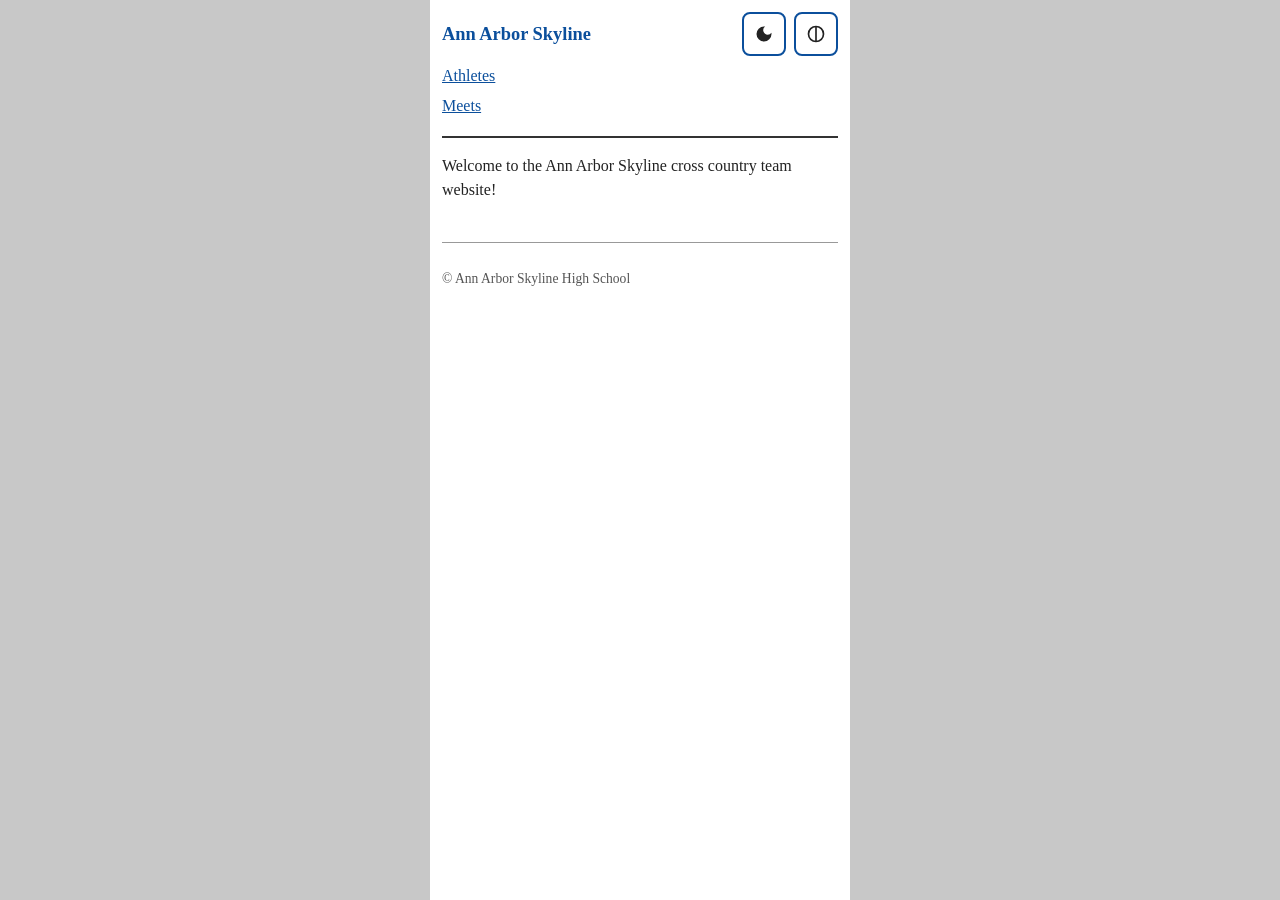
<file: index.html>
<!doctype html>
<html lang="en">
  <head>
    <meta charset="utf-8" />
    <meta name="viewport" content="width=device-width,initial-scale=1" />
    <title>Ann Arbor Skyline</title>
    <link rel="stylesheet" href="css/reset.css" />
    <link rel="stylesheet" href="css/style.css" />
  </head>

  <body>
    <div class="page">
      <header>
        <div class="header-top">
          <h1><a href="index.html">Ann Arbor Skyline</a></h1>

          <div class="header-icon-toggles" role="group" aria-label="Display options">
            <input type="checkbox" id="dark-mode-toggle" class="theme-toggle" />
            <label for="dark-mode-toggle" class="icon-toggle" title="Dark mode">
              <span class="sr-only">Dark mode</span>
              <svg xmlns="http://www.w3.org/2000/svg" width="20" height="20" viewBox="0 0 24 24" aria-hidden="true" focusable="false">
                <path fill="currentColor" d="M12 3a9 9 0 1 0 9 9c0-.46-.04-.92-.1-1.36a5.39 5.39 0 0 1-4.4 2.26 5.403 5.403 0 0 1-3.14-9.8c.44-.06.9-.1 1.36-.1z"/>
              </svg>
            </label>
            <input type="checkbox" id="contrast-toggle" class="theme-toggle" />
            <label for="contrast-toggle" class="icon-toggle" title="High contrast">
              <span class="sr-only">High contrast</span>
              <svg xmlns="http://www.w3.org/2000/svg" width="20" height="20" viewBox="0 0 24 24" fill="none" aria-hidden="true" focusable="false">
                <circle cx="12" cy="12" r="9" stroke="currentColor" stroke-width="2"/>
                <line x1="12" y1="3" x2="12" y2="21" stroke="currentColor" stroke-width="2"/>
              </svg>
            </label>
          </div>
        </div>

        <nav aria-label="Primary navigation">
          <ul>
            <li><a href="mainAthletes.html">Athletes</a></li>
            <li><a href="mainMeets.html">Meets</a></li>
          </ul>
        </nav>
      </header>

      <main>
        <p>Welcome to the Ann Arbor Skyline cross country team website!</p>
      </main>

      <footer>
        <p>&copy; Ann Arbor Skyline High School</p>
      </footer>
    </div>
  </body>
</html>
</file>
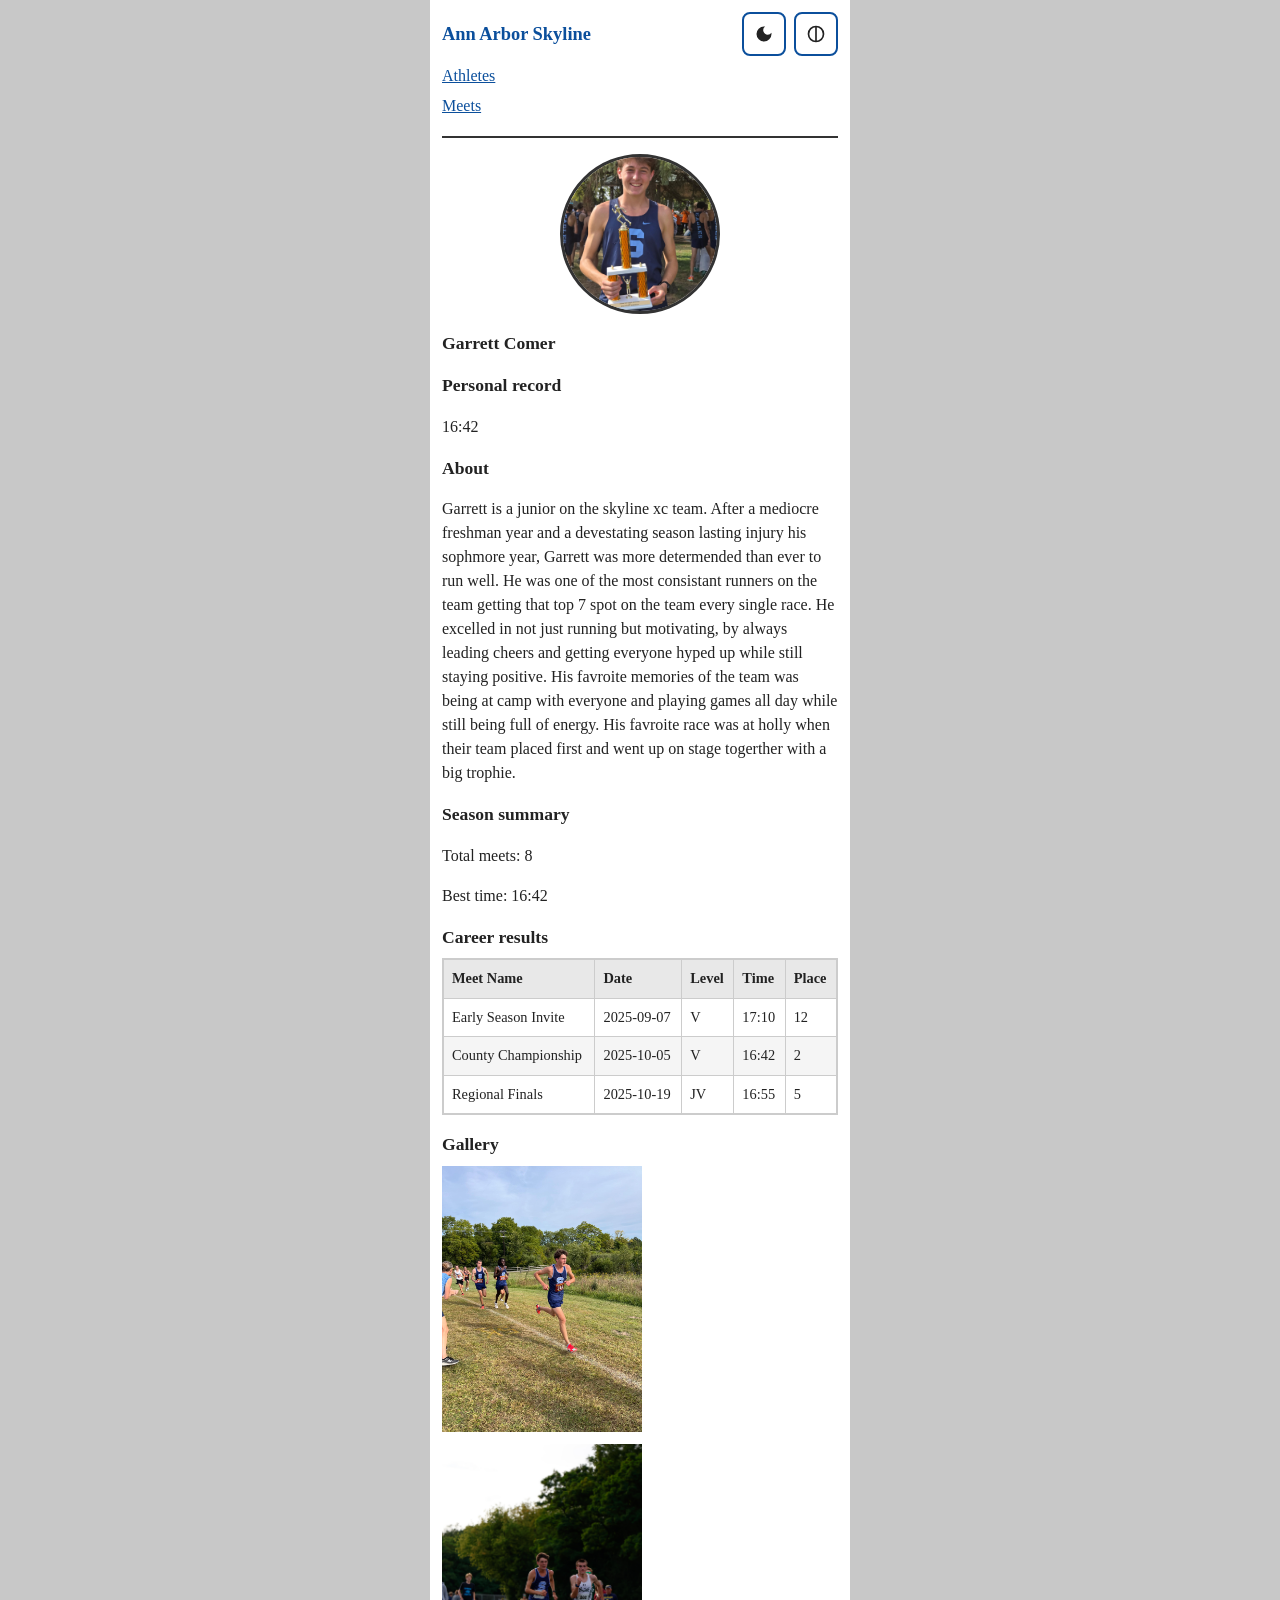
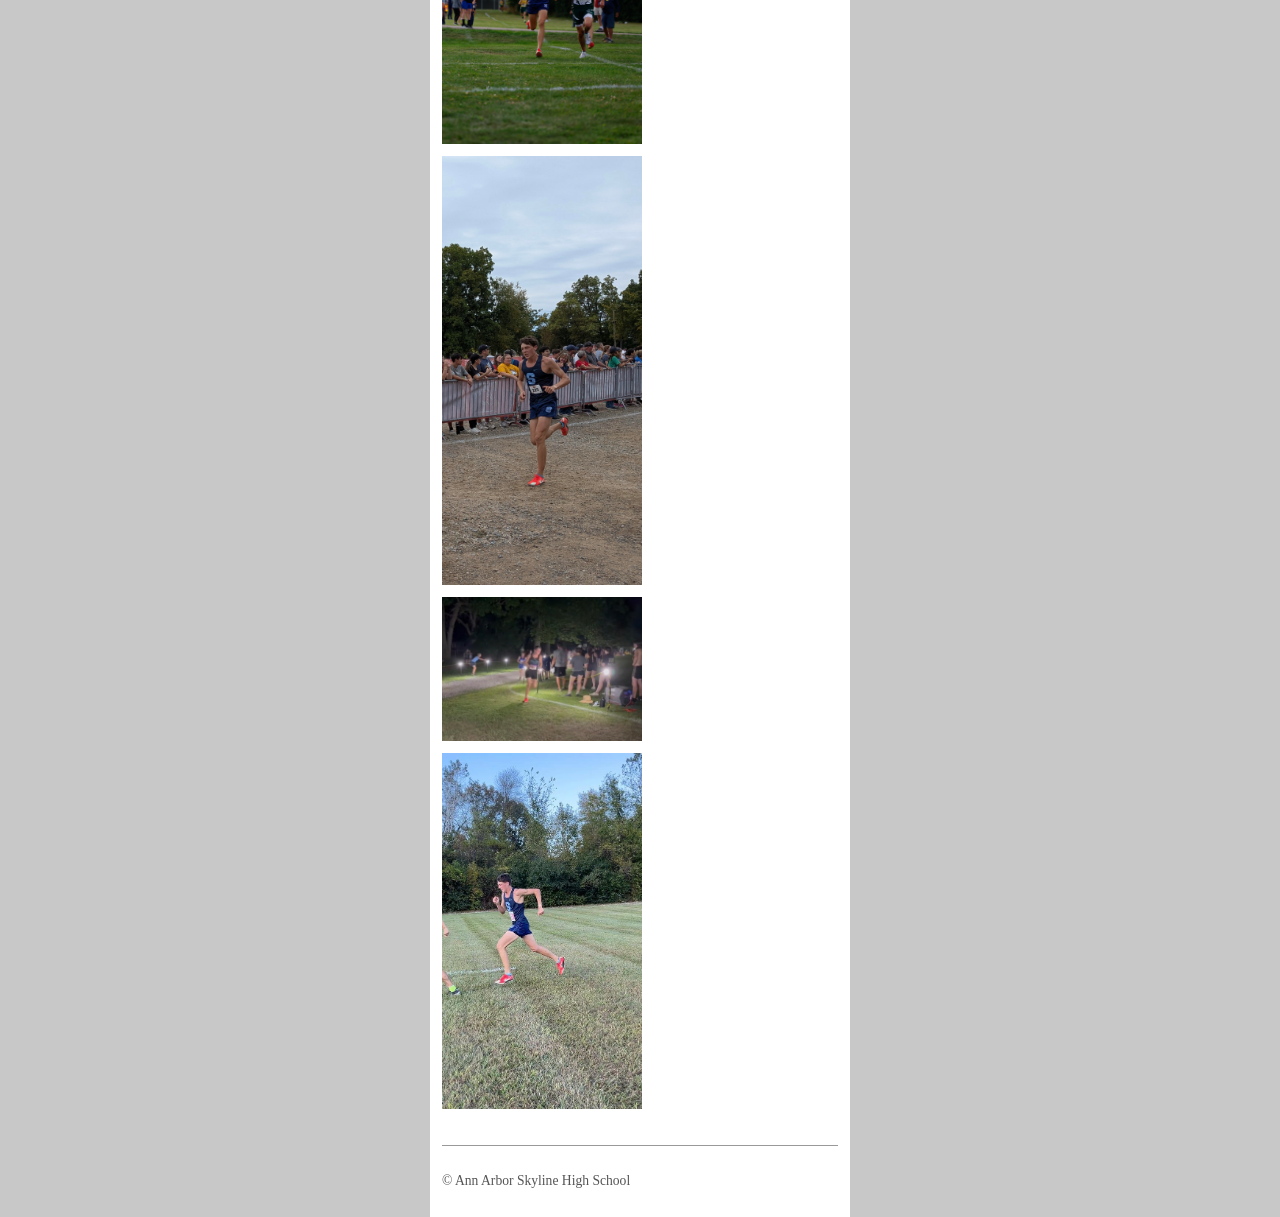
<file: athlete.html>
<!doctype html>
<html lang="en">
  <head>
    <meta charset="utf-8" />
    <meta name="viewport" content="width=device-width,initial-scale=1" />
    <title>Ann Arbor Skyline — Garrett Comer</title>
    <link rel="stylesheet" href="css/reset.css" />
    <link rel="stylesheet" href="css/style.css" />
  </head>

  <body>
    <div class="page">
      <header>
        <div class="header-top">
          <h1><a href="index.html">Ann Arbor Skyline</a></h1>

          <div class="header-icon-toggles" role="group" aria-label="Display options">
            <input type="checkbox" id="dark-mode-toggle" class="theme-toggle" />
            <label for="dark-mode-toggle" class="icon-toggle" title="Dark mode">
              <span class="sr-only">Dark mode</span>
              <svg xmlns="http://www.w3.org/2000/svg" width="20" height="20" viewBox="0 0 24 24" aria-hidden="true" focusable="false">
                <path fill="currentColor" d="M12 3a9 9 0 1 0 9 9c0-.46-.04-.92-.1-1.36a5.39 5.39 0 0 1-4.4 2.26 5.403 5.403 0 0 1-3.14-9.8c.44-.06.9-.1 1.36-.1z"/>
              </svg>
            </label>
            <input type="checkbox" id="contrast-toggle" class="theme-toggle" />
            <label for="contrast-toggle" class="icon-toggle" title="High contrast">
              <span class="sr-only">High contrast</span>
              <svg xmlns="http://www.w3.org/2000/svg" width="20" height="20" viewBox="0 0 24 24" fill="none" aria-hidden="true" focusable="false">
                <circle cx="12" cy="12" r="9" stroke="currentColor" stroke-width="2"/>
                <line x1="12" y1="3" x2="12" y2="21" stroke="currentColor" stroke-width="2"/>
              </svg>
            </label>
          </div>
        </div>

        <nav aria-label="Primary navigation">
          <ul>
            <li><a href="mainAthletes.html">Athletes</a></li>
            <li><a href="mainMeets.html">Meets</a></li>
          </ul>
        </nav>
      </header>

      <main>
        <section>
          <figure class="profile-photo">
            <img src="images/coverPhoto.jpg" alt="Profile photo of Garrett Comer" width="200"/>
          </figure>

          <h2>Garrett Comer</h2>

          <section>
            <h3>Personal record</h3>
            <p>16:42</p>
          </section>

          <section>
            <h3>About</h3>
            <p>
              Garrett is a junior on the skyline xc team. After a mediocre freshman year and a devestating season lasting injury his sophmore year, 
              Garrett was more determended than ever to run well. He was one of the most consistant runners on the team getting that top 7 spot on the 
              team every single race. He excelled in not just running but motivating, by always leading cheers and getting everyone hyped up while still 
              staying positive. His favroite memories of the team was being at camp with everyone and playing games all day while still being full of energy. 
              His favroite race was at holly when their team placed first and went up on stage togerther with a big trophie.
            </p>
          </section>
        </section>

        <section>
          <h3>Season summary</h3>

          <p>Total meets: 8</p>
          <p>Best time: 16:42</p>
        </section>

        <section>
          <h3>Career results</h3>

          <div class="table-wrap">
            <table>
              <thead>
                <tr>
                  <th scope="col">Meet Name</th>
                  <th scope="col">Date</th>
                  <th scope="col">Level</th>
                  <th scope="col">Time</th>
                  <th scope="col">Place</th>
                </tr>
              </thead>

              <tbody>
                <tr>
                  <td>Early Season Invite</td>
                  <td>2025-09-07</td>
                  <td>V</td>
                  <td>17:10</td>
                  <td>12</td>
                </tr>
                <tr>
                  <td>County Championship</td>
                  <td>2025-10-05</td>
                  <td>V</td>
                  <td>16:42</td>
                  <td>2</td>
                </tr>
                <tr>
                  <td>Regional Finals</td>
                  <td>2025-10-19</td>
                  <td>JV</td>
                  <td>16:55</td>
                  <td>5</td>
                </tr>
              </tbody>
            </table>
          </div>
        </section>

        <section>
          <h3>Gallery</h3>

          <ul class="gallery-list">
            <li><img src="images/galleryPic1.jpg" alt="Gallery image 1" width="200"/></li>
            <li><img src="images/galleryPic2.jpg" alt="Gallery image 2" width="200"/></li>
            <li><img src="images/galleryPic3.jpg" alt="Gallery image 3" width="200"/></li>
            <li><img src="images/galleryPic4.jpg" alt="Gallery image 4" width="200"/></li>
            <li><img src="images/galleryPic5.jpg" alt="Gallery image 5" width="200"/></li>
          </ul>
        </section>
      </main>

      <footer>
        <p>&copy; Ann Arbor Skyline High School</p>
      </footer>
    </div>
  </body>
</html>
</file>
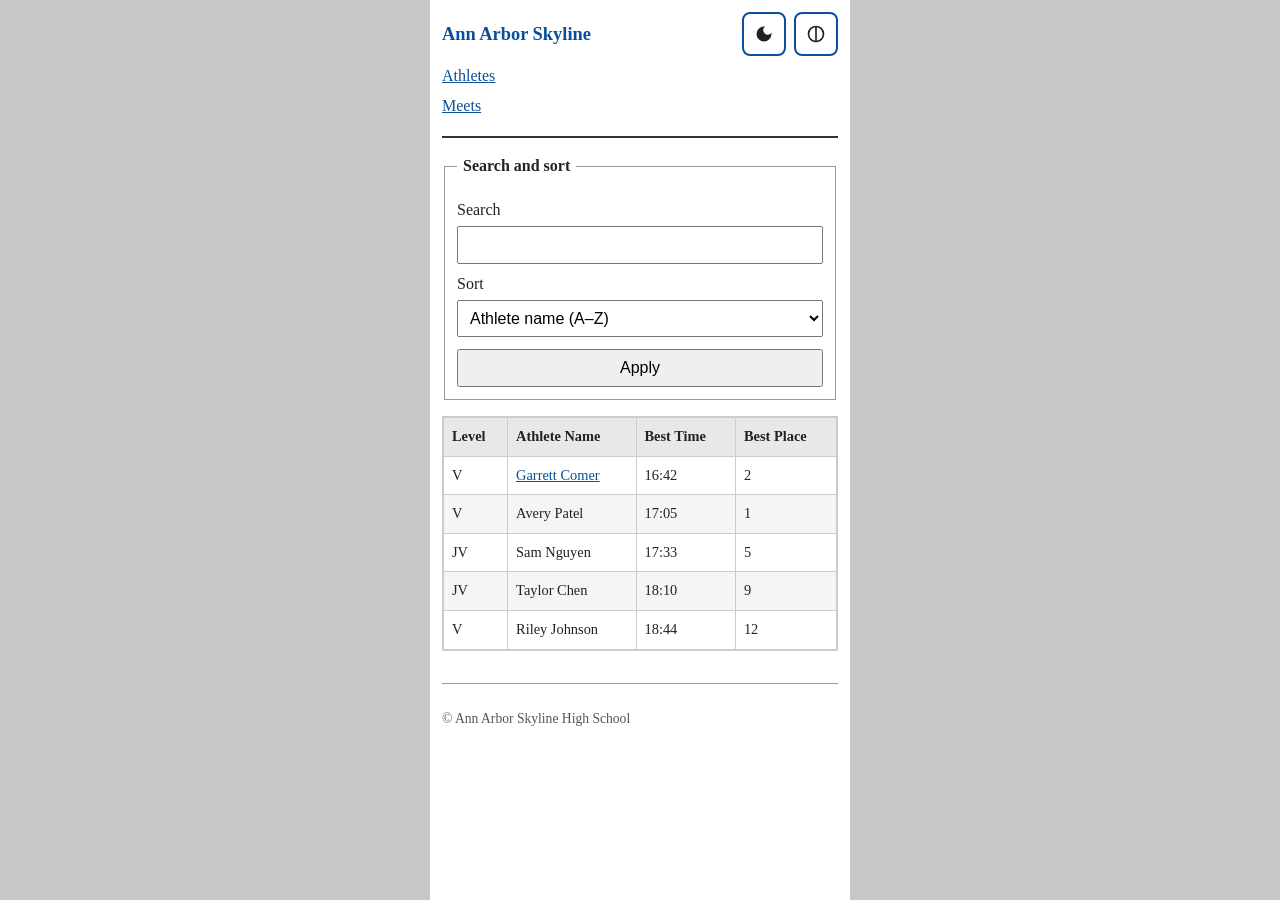
<file: mainAthletes.html>
<!doctype html>
<html lang="en">
  <head>
    <meta charset="utf-8" />
    <meta name="viewport" content="width=device-width,initial-scale=1" />
    <title>Ann Arbor Skyline — Athletes</title>
    <link rel="stylesheet" href="css/reset.css" />
    <link rel="stylesheet" href="css/style.css" />
  </head>

  <body>
    <div class="page">
      <header>
        <div class="header-top">
          <h1><a href="index.html">Ann Arbor Skyline</a></h1>

          <div class="header-icon-toggles" role="group" aria-label="Display options">
            <input type="checkbox" id="dark-mode-toggle" class="theme-toggle" />
            <label for="dark-mode-toggle" class="icon-toggle" title="Dark mode">
              <span class="sr-only">Dark mode</span>
              <svg xmlns="http://www.w3.org/2000/svg" width="20" height="20" viewBox="0 0 24 24" aria-hidden="true" focusable="false">
                <path fill="currentColor" d="M12 3a9 9 0 1 0 9 9c0-.46-.04-.92-.1-1.36a5.39 5.39 0 0 1-4.4 2.26 5.403 5.403 0 0 1-3.14-9.8c.44-.06.9-.1 1.36-.1z"/>
              </svg>
            </label>
            <input type="checkbox" id="contrast-toggle" class="theme-toggle" />
            <label for="contrast-toggle" class="icon-toggle" title="High contrast">
              <span class="sr-only">High contrast</span>
              <svg xmlns="http://www.w3.org/2000/svg" width="20" height="20" viewBox="0 0 24 24" fill="none" aria-hidden="true" focusable="false">
                <circle cx="12" cy="12" r="9" stroke="currentColor" stroke-width="2"/>
                <line x1="12" y1="3" x2="12" y2="21" stroke="currentColor" stroke-width="2"/>
              </svg>
            </label>
          </div>
        </div>

        <nav aria-label="Primary navigation">
          <ul>
            <li><a href="mainAthletes.html">Athletes</a></li>
            <li><a href="mainMeets.html">Meets</a></li>
          </ul>
        </nav>
      </header>

      <main>
        <form action="#" method="get">
          <fieldset>
            <legend>Search and sort</legend>

            <label for="search">Search</label>
            <input id="search" name="search" type="search" />

            <label for="sort">Sort</label>
            <select id="sort" name="sort">
              <option value="name-asc">Athlete name (A–Z)</option>
              <option value="name-desc">Athlete name (Z–A)</option>
            </select>

            <button type="submit">Apply</button>
          </fieldset>
        </form>

        <section>
          <div class="table-wrap">
            <table>
              <thead>
                <tr>
                  <th scope="col">Level</th>
                  <th scope="col">Athlete Name</th>
                  <th scope="col">Best Time</th>
                  <th scope="col">Best Place</th>
                </tr>
              </thead>

              <tbody>
                <tr>
                  <td>V</td>
                  <td><a href="athlete.html">Garrett Comer</a></td>
                  <td>16:42</td>
                  <td>2</td>
                </tr>
                <tr>
                  <td>V</td>
                  <td>Avery Patel</td>
                  <td>17:05</td>
                  <td>1</td>
                </tr>
                <tr>
                  <td>JV</td>
                  <td>Sam Nguyen</td>
                  <td>17:33</td>
                  <td>5</td>
                </tr>
                <tr>
                  <td>JV</td>
                  <td>Taylor Chen</td>
                  <td>18:10</td>
                  <td>9</td>
                </tr>
                <tr>
                  <td>V</td>
                  <td>Riley Johnson</td>
                  <td>18:44</td>
                  <td>12</td>
                </tr>
              </tbody>
            </table>
          </div>
        </section>
      </main>

      <footer>
        <p>&copy; Ann Arbor Skyline High School</p>
      </footer>
    </div>
  </body>
</html>
</file>
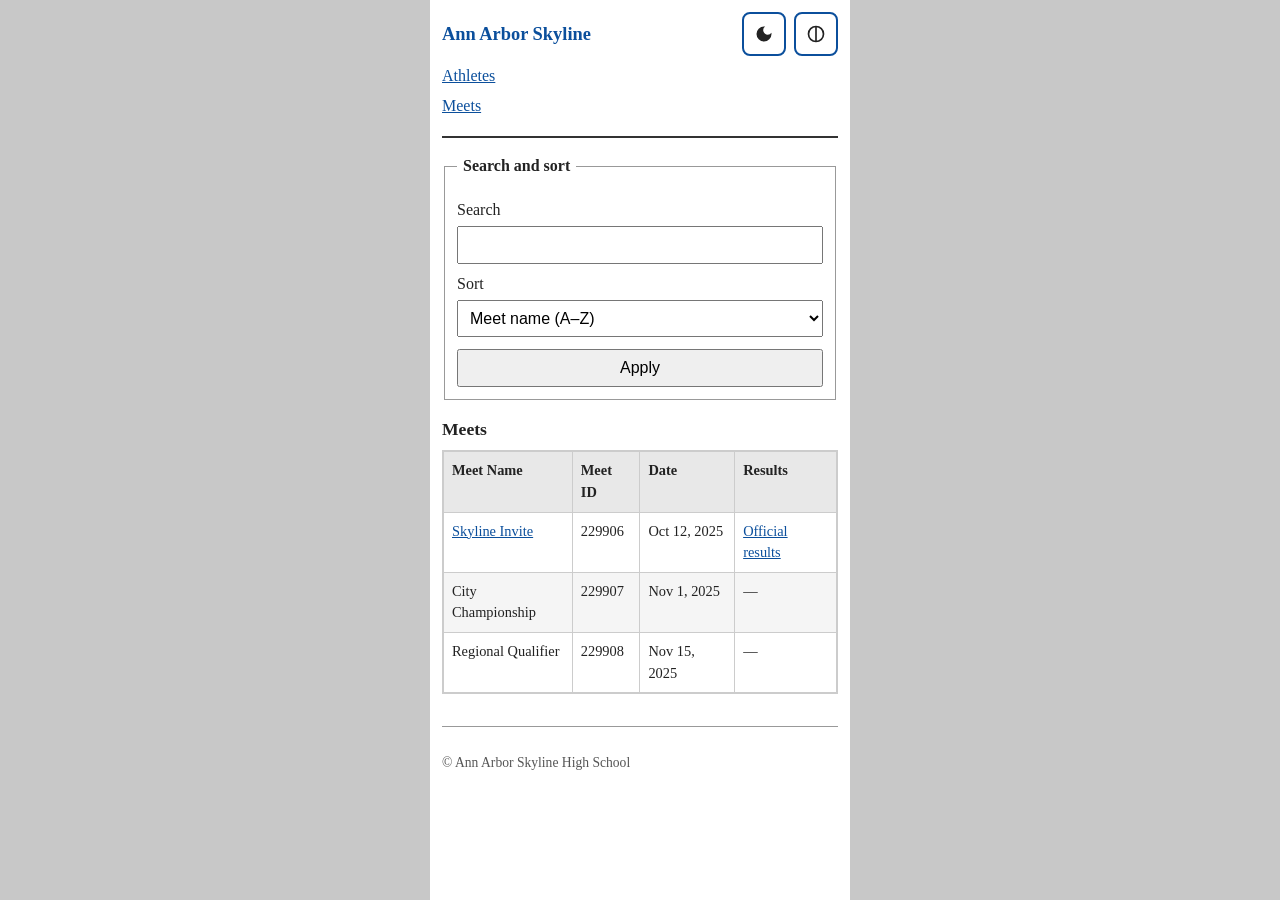
<file: mainMeets.html>
<!doctype html>
<html lang="en">
  <head>
    <meta charset="utf-8" />
    <meta name="viewport" content="width=device-width,initial-scale=1" />
    <title>Ann Arbor Skyline — Meets</title>
    <link rel="stylesheet" href="css/reset.css" />
    <link rel="stylesheet" href="css/style.css" />
  </head>

  <body>
    <div class="page">
      <header>
        <div class="header-top">
          <h1><a href="index.html">Ann Arbor Skyline</a></h1>

          <div class="header-icon-toggles" role="group" aria-label="Display options">
            <input type="checkbox" id="dark-mode-toggle" class="theme-toggle" />
            <label for="dark-mode-toggle" class="icon-toggle" title="Dark mode">
              <span class="sr-only">Dark mode</span>
              <svg xmlns="http://www.w3.org/2000/svg" width="20" height="20" viewBox="0 0 24 24" aria-hidden="true" focusable="false">
                <path fill="currentColor" d="M12 3a9 9 0 1 0 9 9c0-.46-.04-.92-.1-1.36a5.39 5.39 0 0 1-4.4 2.26 5.403 5.403 0 0 1-3.14-9.8c.44-.06.9-.1 1.36-.1z"/>
              </svg>
            </label>
            <input type="checkbox" id="contrast-toggle" class="theme-toggle" />
            <label for="contrast-toggle" class="icon-toggle" title="High contrast">
              <span class="sr-only">High contrast</span>
              <svg xmlns="http://www.w3.org/2000/svg" width="20" height="20" viewBox="0 0 24 24" fill="none" aria-hidden="true" focusable="false">
                <circle cx="12" cy="12" r="9" stroke="currentColor" stroke-width="2"/>
                <line x1="12" y1="3" x2="12" y2="21" stroke="currentColor" stroke-width="2"/>
              </svg>
            </label>
          </div>
        </div>

        <nav aria-label="Primary navigation">
          <ul>
            <li><a href="mainAthletes.html">Athletes</a></li>
            <li><a href="mainMeets.html">Meets</a></li>
          </ul>
        </nav>
      </header>

      <main>
        <form action="#" method="get">
          <fieldset>
            <legend>Search and sort</legend>

            <label for="search">Search</label>
            <input id="search" name="search" type="search" />

            <label for="sort">Sort</label>
            <select id="sort" name="sort">
              <option value="name-asc">Meet name (A–Z)</option>
              <option value="name-desc">Meet name (Z–A)</option>
              <option value="date-asc">Date (oldest first)</option>
              <option value="date-desc">Date (newest first)</option>
            </select>

            <button type="submit">Apply</button>
          </fieldset>
        </form>

        <section aria-labelledby="meets-heading">
          <h2 id="meets-heading">Meets</h2>

          <div class="table-wrap">
            <table>
              <thead>
                <tr>
                  <th scope="col">Meet Name</th>
                  <th scope="col">Meet ID</th>
                  <th scope="col">Date</th>
                  <th scope="col">Results</th>
                </tr>
              </thead>

              <tbody>
                <tr>
                  <td>
                    <a href="meets.html">Skyline Invite</a>
                  </td>
                  <td>229906</td>
                  <td>
                    <time datetime="2025-10-12">Oct 12, 2025</time>
                  </td>
                  <td>
                    <a href="https://www.athletic.net/CrossCountry/meet/229906/results/916818">
                      Official results
                    </a>
                  </td>
                </tr>

                <tr>
                  <td>City Championship</td>
                  <td>229907</td>
                  <td>
                    <time datetime="2025-11-01">Nov 1, 2025</time>
                  </td>
                  <td>—</td>
                </tr>

                <tr>
                  <td>Regional Qualifier</td>
                  <td>229908</td>
                  <td>
                    <time datetime="2025-11-15">Nov 15, 2025</time>
                  </td>
                  <td>—</td>
                </tr>
              </tbody>
            </table>
          </div>
        </section>
      </main>

      <footer>
        <p>&copy; Ann Arbor Skyline High School</p>
      </footer>
    </div>
  </body>
</html>
</file>
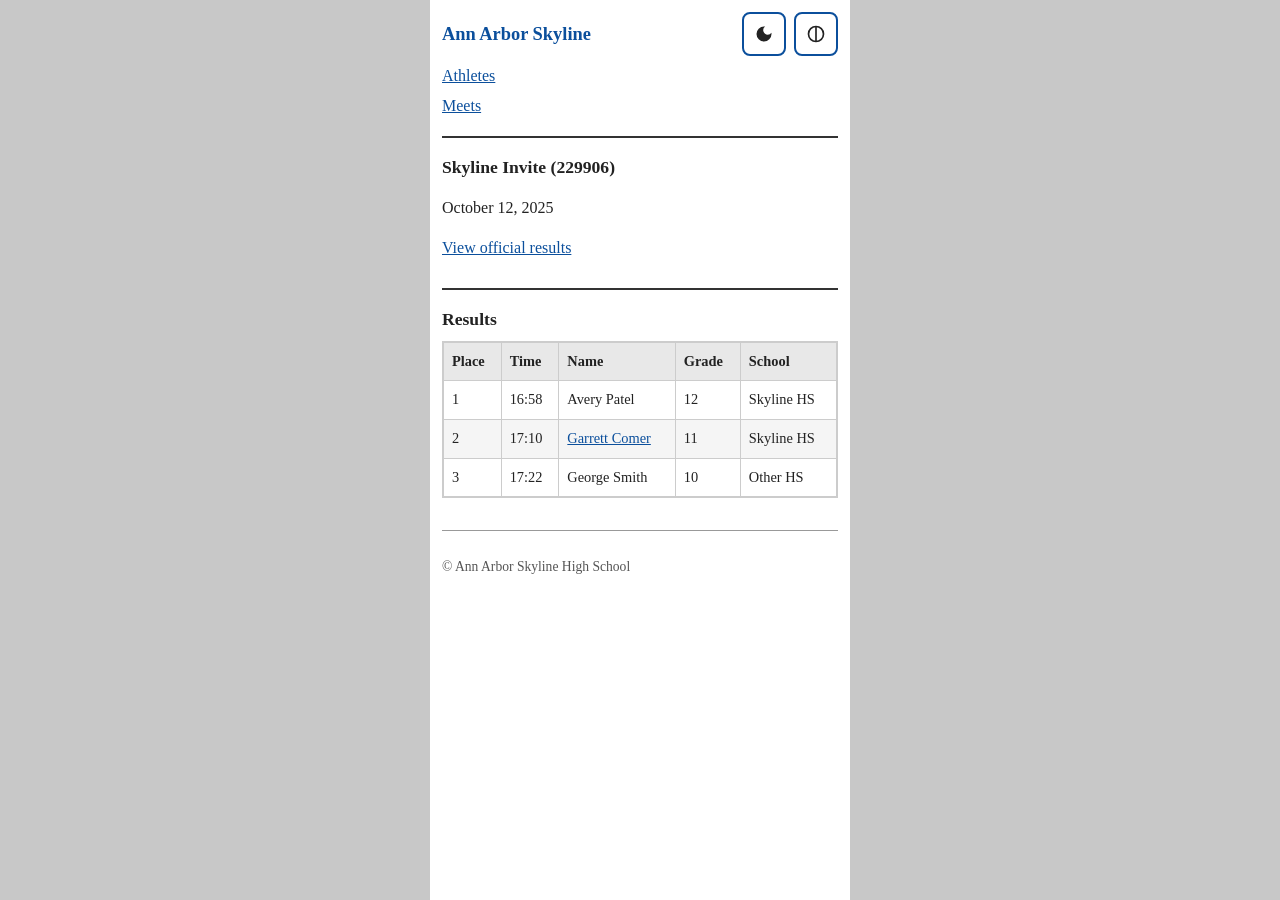
<file: meets.html>
<!DOCTYPE html>
<html lang="en">
<head>
  <meta charset="UTF-8">
  <meta name="viewport" content="width=device-width, initial-scale=1.0">
  <title>Skyline Invite | Skyline High School</title>
  <link rel="stylesheet" href="css/reset.css" />
  <link rel="stylesheet" href="css/style.css" />
</head>
<body>
  <div class="page">
    <header>
      <div class="header-top">
        <h1><a href="index.html">Ann Arbor Skyline</a></h1>

        <div class="header-icon-toggles" role="group" aria-label="Display options">
          <input type="checkbox" id="dark-mode-toggle" class="theme-toggle" />
          <label for="dark-mode-toggle" class="icon-toggle" title="Dark mode">
            <span class="sr-only">Dark mode</span>
            <svg xmlns="http://www.w3.org/2000/svg" width="20" height="20" viewBox="0 0 24 24" aria-hidden="true" focusable="false">
              <path fill="currentColor" d="M12 3a9 9 0 1 0 9 9c0-.46-.04-.92-.1-1.36a5.39 5.39 0 0 1-4.4 2.26 5.403 5.403 0 0 1-3.14-9.8c.44-.06.9-.1 1.36-.1z"/>
            </svg>
          </label>
          <input type="checkbox" id="contrast-toggle" class="theme-toggle" />
          <label for="contrast-toggle" class="icon-toggle" title="High contrast">
            <span class="sr-only">High contrast</span>
            <svg xmlns="http://www.w3.org/2000/svg" width="20" height="20" viewBox="0 0 24 24" fill="none" aria-hidden="true" focusable="false">
              <circle cx="12" cy="12" r="9" stroke="currentColor" stroke-width="2"/>
              <line x1="12" y1="3" x2="12" y2="21" stroke="currentColor" stroke-width="2"/>
            </svg>
          </label>
        </div>
      </div>

      <nav aria-label="Primary navigation">
        <ul>
          <li><a href="mainAthletes.html">Athletes</a></li>
          <li><a href="mainMeets.html">Meets</a></li>
        </ul>
      </nav>
    </header>

    <main>
      <article aria-labelledby="meet-title">
        <header>
          <h2 id="meet-title">Skyline Invite (229906)</h2>
          <p>
            <time datetime="2025-10-12">October 12, 2025</time>
          </p>
          <p>
            <a href="https://www.athletic.net/CrossCountry/meet/229906/results/916818">
              View official results
            </a>
          </p>
        </header>

        <section aria-labelledby="results-heading">
          <h3 id="results-heading">Results</h3>
          
          <div class="table-wrap">
            <table>
              <thead>
                <tr>
                  <th scope="col">Place</th>
                  <th scope="col">Time</th>
                  <th scope="col">Name</th>
                  <th scope="col">Grade</th>
                  <th scope="col">School</th>
                </tr>
              </thead>
              <tbody>
                <tr>
                  <td>1</td>
                  <td>16:58</td>
                  <td>Avery Patel</td>
                  <td>12</td>
                  <td>Skyline HS</td>
                </tr>
                <tr>
                  <td>2</td>
                  <td>17:10</td>
                  <td><a href="athlete.html">Garrett Comer</a></td>
                  <td>11</td>
                  <td>Skyline HS</td>
                </tr>
                <tr>
                  <td>3</td>
                  <td>17:22</td>
                  <td>George Smith</td>
                  <td>10</td>
                  <td>Other HS</td>
                </tr>
              </tbody>
            </table>
          </div>
        </section>
      </article>
    </main>

    <footer>
      <p>&copy; Ann Arbor Skyline High School</p>
    </footer>
  </div>

</body>
</html>
</file>
<file: css/style.css>
/*
  Mobile-first styles.
  The whole site is capped at a phone width so large screens see the same
  narrow layout (centered with empty space on the sides).
*/

/* ----- Always “mobile width” on every screen ----- */
html {
  /* Stops text from scaling up just because the monitor is wide */
  font-size: 16px;
  /* Keeps scrollbars / form controls in light style when dark mode is off */
  color-scheme: light;
}

html:has(#dark-mode-toggle:checked) {
  color-scheme: dark;
}

body {
  font-family: Georgia, "Times New Roman", serif;
  line-height: 1.5;
  background-color: #c8c8c8;
}

.page {
  /* Colors as variables so dark / high-contrast modes stay short */
  --page-bg: #fff;
  --page-text: #222;
  --link-color: #0b4f9c;
  --table-head: #e8e8e8;
  --table-stripe: #f5f5f5;
  --table-border: #ccc;
  --footer-muted: #555;

  width: 100%;
  max-width: 420px;
  margin: 0 auto;
  padding: 12px;
  min-height: 100vh;
  background-color: var(--page-bg);
  color: var(--page-text);
}

/* ----- Header & nav ----- */
header {
  border-bottom: 2px solid #333;
  padding-bottom: 12px;
  margin-bottom: 16px;
}

/* Title row: site name + theme icon buttons */
.header-top {
  display: flex;
  align-items: center;
  justify-content: space-between;
  gap: 10px;
  margin-bottom: 8px;
}

.header-top h1 {
  flex: 1;
  min-width: 0;
}

h1 {
  font-size: 1.15rem;
  margin: 0;
  line-height: 1.2;
}

h1 a {
  color: var(--link-color);
  text-decoration: none;
}

h2,
h3 {
  font-size: 1.1rem;
  margin: 16px 0 8px;
}

nav ul {
  list-style: none;
  padding: 0;
  margin: 8px 0 0;
}

nav li {
  margin-bottom: 6px;
}

nav a {
  color: var(--link-color);
}

.header-icon-toggles {
  display: flex;
  flex-direction: row;
  align-items: center;
  gap: 8px;
  flex-shrink: 0;
}

/* Icon buttons (labels for the hidden checkboxes) */
.icon-toggle {
  position: relative;
  display: inline-flex;
  align-items: center;
  justify-content: center;
  width: 44px;
  height: 44px;
  margin: 0;
  padding: 0;
  border: 2px solid var(--link-color);
  border-radius: 8px;
  background-color: transparent;
  color: var(--page-text);
  cursor: pointer;
  transition: background-color 0.2s ease, color 0.2s ease, border-color 0.2s ease;
}

.icon-toggle svg {
  display: block;
}

/* Dark mode icon: “on” when checked */
body:has(#dark-mode-toggle:checked) label[for="dark-mode-toggle"].icon-toggle {
  background-color: var(--link-color);
  color: var(--page-bg);
  border-color: var(--link-color);
}

/* High contrast icon: “on” when checked */
body:has(#contrast-toggle:checked) label[for="contrast-toggle"].icon-toggle {
  background-color: #ffff00;
  color: #000;
  border-color: #000;
}

/* Keyboard focus: checkbox is right before its label */
#dark-mode-toggle:focus-visible + label[for="dark-mode-toggle"],
#contrast-toggle:focus-visible + label[for="contrast-toggle"] {
  outline: 3px solid var(--link-color);
  outline-offset: 2px;
}

.theme-toggle {
  position: absolute;
  width: 1px;
  height: 1px;
  padding: 0;
  margin: -1px;
  overflow: hidden;
  clip: rect(0, 0, 0, 0);
  white-space: nowrap;
  border: 0;
}

/* ----- Main content ----- */
main {
  padding-bottom: 24px;
}

a {
  color: var(--link-color);
}

a:hover,
a:focus {
  text-decoration: underline;
}

/* ----- Forms ----- */
fieldset {
  border: 1px solid #999;
  padding: 12px;
  margin-bottom: 16px;
}

legend {
  padding: 0 6px;
  font-weight: bold;
}

main label {
  display: block;
  margin-top: 8px;
}

input[type="search"],
select,
button {
  width: 100%;
  max-width: 100%;
  margin-top: 4px;
  padding: 8px;
  font-size: 1rem;
}

button {
  margin-top: 12px;
  cursor: pointer;
}

/* ----- Profile photo (circle) ----- */
.profile-photo {
  margin: 0 0 12px;
  text-align: center;
}

.profile-photo img {
  width: 160px;
  height: 160px;
  margin: 0 auto;
  border-radius: 50%;
  object-fit: cover;
  border: 3px solid #333;
}

/* ----- Tables: scroll sideways on small width ----- */
.table-wrap {
  overflow-x: auto;
  border: 1px solid #ccc;
  margin: 8px 0;
}

table {
  width: 100%;
  min-width: 280px;
  font-size: 0.9rem;
}

th,
td {
  border: 1px solid var(--table-border);
  padding: 8px;
  text-align: left;
  vertical-align: top;
}

thead th {
  background-color: var(--table-head);
}

tbody tr:nth-child(even) {
  background-color: var(--table-stripe);
}

/* ----- Gallery ----- */
.gallery-list {
  list-style: none;
  padding: 0;
  margin: 0;
}

.gallery-list li {
  margin-bottom: 12px;
}

/* ----- Footer ----- */
footer {
  border-top: 1px solid #999;
  padding-top: 12px;
  font-size: 0.85rem;
  color: var(--footer-muted);
}

/* ----- Simple fade-in for main (animation requirement, kept mild) ----- */
main {
  animation: fade-in 0.4s ease-out;
}

@keyframes fade-in {
  from {
    opacity: 0;
  }
  to {
    opacity: 1;
  }
}

/* ----- Dark mode (checkbox in header) ----- */
body:has(#dark-mode-toggle:checked) .page {
  --page-bg: #1e1e1e;
  --page-text: #f0f0f0;
  --link-color: #7ec8ff;
  --table-head: #333;
  --table-stripe: #2a2a2a;
  --table-border: #555;
  --footer-muted: #aaa;
}

body:has(#dark-mode-toggle:checked) .page .table-wrap,
body:has(#dark-mode-toggle:checked) .page fieldset {
  border-color: #666;
}

body:has(#dark-mode-toggle:checked) .page footer {
  border-top-color: #666;
}

/* ----- High contrast ----- */
body:has(#contrast-toggle:checked) .page {
  --page-bg: #000;
  --page-text: #fff;
  --link-color: #ffff00;
  --table-head: #000;
  --table-stripe: #1a1a1a;
  --table-border: #fff;
  --footer-muted: #fff;
}

body:has(#contrast-toggle:checked) .page thead th {
  color: #fff;
}

body:has(#contrast-toggle:checked) .page th,
body:has(#contrast-toggle:checked) .page td {
  border-width: 2px;
}

body:has(#contrast-toggle:checked) .page .profile-photo img {
  border-color: #fff;
}

/* Light theme is the default. Dark colors only when “Dark mode” is checked. */

/* ----- Users who want less motion ----- */
@media (prefers-reduced-motion: reduce) {
  main {
    animation: none;
  }

  .icon-toggle {
    transition: none;
  }
}
</file>
